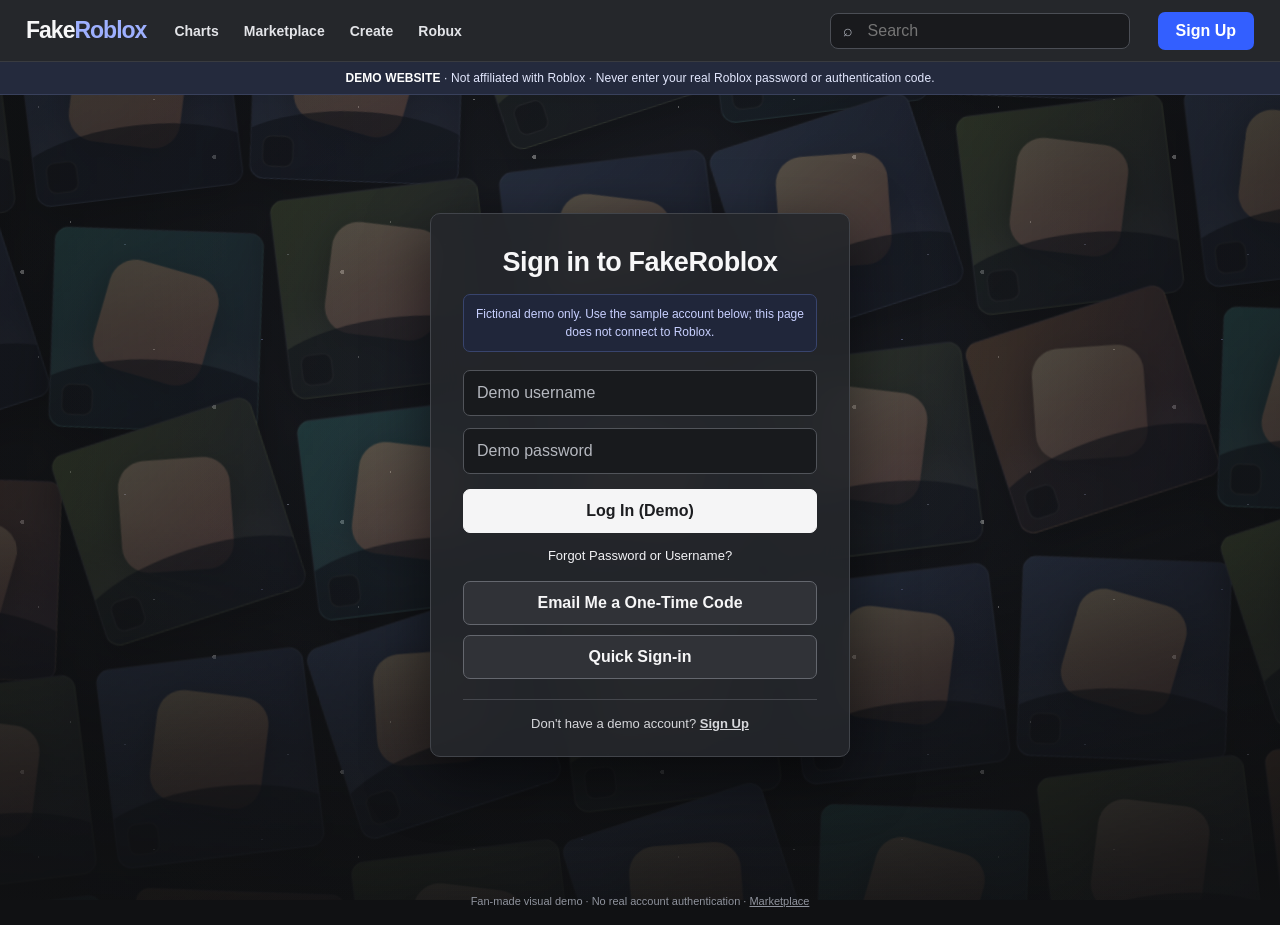
<file: index.html>
<!doctype html>
<html lang="en">
<head><meta charset="utf-8"><meta name="viewport" content="width=device-width,initial-scale=1"><meta name="theme-color" content="#101113"><title>Sign in demo | FakeRoblox</title><link rel="stylesheet" href="login.css"></head>
<body>
<header class="topbar"><a class="brand" href="index.html">Fake<span>Roblox</span></a><nav class="nav"><a href="index.html">Charts</a><a href="marketplace.html">Marketplace</a><a href="#" data-demo-message="Creation tools are not connected in this demo.">Create</a><a href="#" data-demo-message="Robux is not connected in this demo.">Robux</a></nav><form class="search" data-demo-search><span class="search-icon">⌕</span><input aria-label="Search" placeholder="Search"></form><button class="signup-top" onclick="location.href='signup.html'">Sign Up</button></header>
<div class="demo-banner"><strong>DEMO WEBSITE</strong> · Not affiliated with Roblox · Never enter your real Roblox password or authentication code.</div>
<div class="scene" aria-hidden="true"><div class="stars"></div><div class="game-wall"><div class="game-tile"><span class="tile-mark"></span></div><div class="game-tile"><span class="tile-mark"></span></div><div class="game-tile"><span class="tile-mark"></span></div><div class="game-tile"><span class="tile-mark"></span></div><div class="game-tile"><span class="tile-mark"></span></div><div class="game-tile"><span class="tile-mark"></span></div><div class="game-tile"><span class="tile-mark"></span></div><div class="game-tile"><span class="tile-mark"></span></div><div class="game-tile"><span class="tile-mark"></span></div><div class="game-tile"><span class="tile-mark"></span></div><div class="game-tile"><span class="tile-mark"></span></div><div class="game-tile"><span class="tile-mark"></span></div><div class="game-tile"><span class="tile-mark"></span></div><div class="game-tile"><span class="tile-mark"></span></div><div class="game-tile"><span class="tile-mark"></span></div><div class="game-tile"><span class="tile-mark"></span></div><div class="game-tile"><span class="tile-mark"></span></div><div class="game-tile"><span class="tile-mark"></span></div><div class="game-tile"><span class="tile-mark"></span></div><div class="game-tile"><span class="tile-mark"></span></div><div class="game-tile"><span class="tile-mark"></span></div><div class="game-tile"><span class="tile-mark"></span></div><div class="game-tile"><span class="tile-mark"></span></div><div class="game-tile"><span class="tile-mark"></span></div><div class="game-tile"><span class="tile-mark"></span></div><div class="game-tile"><span class="tile-mark"></span></div><div class="game-tile"><span class="tile-mark"></span></div><div class="game-tile"><span class="tile-mark"></span></div><div class="game-tile"><span class="tile-mark"></span></div><div class="game-tile"><span class="tile-mark"></span></div><div class="game-tile"><span class="tile-mark"></span></div><div class="game-tile"><span class="tile-mark"></span></div><div class="game-tile"><span class="tile-mark"></span></div><div class="game-tile"><span class="tile-mark"></span></div><div class="game-tile"><span class="tile-mark"></span></div></div><div class="vignette"></div></div>
<main class="content"><section class="login-panel"><h1>Sign in to FakeRoblox</h1><div class="demo-note">Fictional demo only. Use the sample account below; this page does not connect to Roblox.</div><form id="demoLogin" novalidate><input class="field" id="username" name="username" placeholder="Demo username" autocomplete="off" aria-label="Demo username"><input class="field" id="password" name="password" type="password" placeholder="Demo password" autocomplete="off" aria-label="Demo password"><div id="formMessage" class="message" role="status" aria-live="polite"></div><button class="primary" type="submit">Log In (Demo)</button></form><a class="text-link" href="recover.html">Forgot Password or Username?</a><button class="secondary" type="button" data-demo-message="One-time codes are not available in this demo. No code was requested or sent.">Email Me a One-Time Code</button><button class="secondary" type="button" data-demo-message="Quick Sign-in is not connected. This demo does not connect to Roblox accounts or devices.">Quick Sign-in</button><div class="separator"></div><p class="bottom-copy">Don't have a demo account? <a href="signup.html">Sign Up</a></p></section></main><footer class="legal">Fan-made visual demo · No real account authentication · <a href="marketplace.html">Marketplace</a></footer><script src="login.js"></script></body></html>
</file>
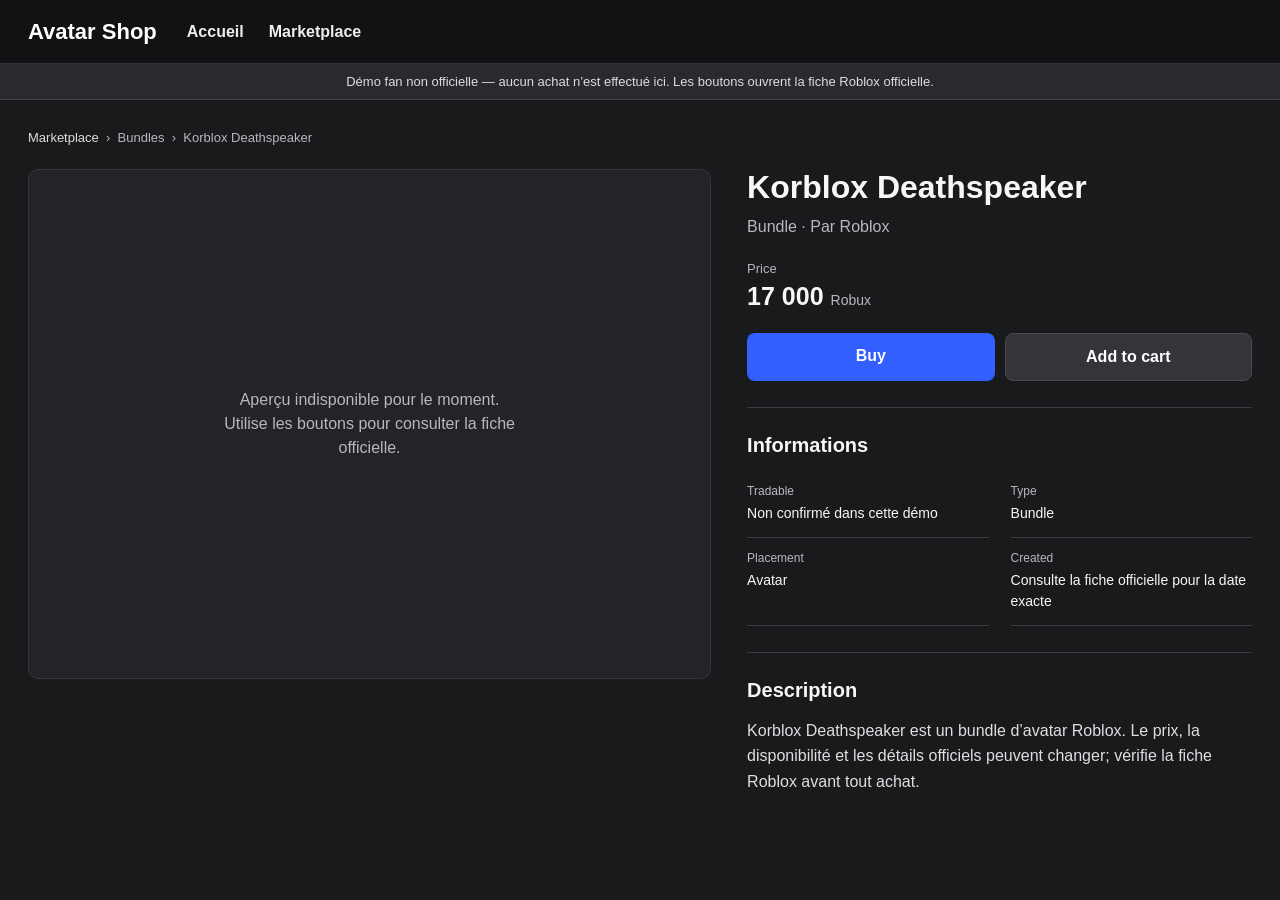
<file: bundles/192/Korblox-Deathspeaker/index.html>
<!doctype html>
<html lang="fr">
<head>
<meta charset="utf-8"><meta name="viewport" content="width=device-width,initial-scale=1">
<title>Korblox Deathspeaker — Avatar Shop Fan Demo</title>
<style>
:root{color-scheme:dark;--bg:#191a1c;--panel:#232427;--line:#393a3e;--text:#f7f7f8;--muted:#b7b8bd;--blue:#335fff}
*{box-sizing:border-box}body{margin:0;background:var(--bg);color:var(--text);font:16px Arial,Helvetica,sans-serif}
header{height:64px;background:#111214;border-bottom:1px solid #303135;display:flex;align-items:center;gap:30px;padding:0 28px;position:sticky;top:0;z-index:3}
.brand{font-size:22px;font-weight:900;color:white;text-decoration:none;white-space:nowrap}.nav{display:flex;gap:25px}.nav a{color:#eee;text-decoration:none;font-weight:700}
.notice{background:#292a2e;border-bottom:1px solid #424348;padding:10px 18px;text-align:center;color:#ddd;font-size:13px}
main{max-width:1280px;margin:auto;padding:30px 28px 55px}.crumb{color:var(--muted);font-size:13px;margin-bottom:24px}.crumb a{color:#ddd;text-decoration:none}
.product{display:grid;grid-template-columns:minmax(0,1.15fr) minmax(320px,.85fr);gap:36px;align-items:start}
.gallery{background:#232427;border:1px solid #343539;border-radius:10px;min-height:510px;display:flex;align-items:center;justify-content:center;padding:22px}
.gallery img{width:100%;max-height:560px;object-fit:contain}.gallery .fallback{color:var(--muted);text-align:center;max-width:340px;line-height:1.5}
h1{font-size:32px;line-height:1.15;margin:0 0 12px}.by{color:var(--muted);margin-bottom:25px}.label{font-size:13px;color:var(--muted);margin-bottom:6px}.price{font-size:25px;font-weight:800;margin-bottom:22px}
.actions{display:grid;grid-template-columns:1fr 1fr;gap:10px}.btn{display:block;text-align:center;padding:14px 12px;border-radius:8px;text-decoration:none;font-weight:800}.primary{background:#335fff;color:#fff}.secondary{background:#34353a;color:#fff;border:1px solid #494a50}
hr{border:0;border-top:1px solid var(--line);margin:26px 0}.section-title{font-size:20px;margin:0 0 14px}.desc{color:#dedee1;line-height:1.6}.facts{display:grid;grid-template-columns:1fr 1fr;gap:0 22px}.fact{padding:13px 0;border-bottom:1px solid var(--line)}.fact .k{font-size:12px;color:var(--muted);margin-bottom:5px}.fact .v{font-size:14px;line-height:1.5}
@media(max-width:760px){header{height:auto;flex-wrap:wrap;padding:15px;gap:14px}.nav{gap:15px;flex-wrap:wrap}main{padding:22px 14px}.product{grid-template-columns:1fr;gap:22px}.gallery{min-height:300px}h1{font-size:27px}.actions{grid-template-columns:1fr}}
</style>
</head>
<body>
<header><a class="brand" href="../../../">Avatar Shop</a><nav class="nav"><a href="../../../">Accueil</a><a href="../../../marketplace.html">Marketplace</a></nav></header>
<div class="notice">Démo fan non officielle — aucun achat n’est effectué ici. Les boutons ouvrent la fiche Roblox officielle.</div>
<main>
<div class="crumb"><a href="../../../marketplace.html">Marketplace</a> &nbsp;›&nbsp; Bundles &nbsp;›&nbsp; Korblox Deathspeaker</div>
<section class="product">
<div class="gallery" id="gallery"><div class="fallback">Chargement de l’aperçu 3D du bundle…</div></div>
<div class="details">
<h1>Korblox Deathspeaker</h1>
<div class="by">Bundle · Par Roblox</div>
<div class="label">Price</div>
<div class="price">17 000 <span style="font-size:14px;font-weight:500;color:var(--muted)">Robux</span></div>
<div class="actions">
<a class="btn primary" href="https://www.roblox.com/bundles/192/Korblox-Deathspeaker" target="_blank" rel="noopener noreferrer">Buy</a>
<a class="btn secondary" href="https://www.roblox.com/bundles/192/Korblox-Deathspeaker" target="_blank" rel="noopener noreferrer">Add to cart</a>
</div>
<hr>
<h2 class="section-title">Informations</h2>
<div class="facts">
<div class="fact"><div class="k">Tradable</div><div class="v">Non confirmé dans cette démo</div></div>
<div class="fact"><div class="k">Type</div><div class="v">Bundle</div></div>
<div class="fact"><div class="k">Placement</div><div class="v">Avatar</div></div>
<div class="fact"><div class="k">Created</div><div class="v">Consulte la fiche officielle pour la date exacte</div></div>
</div>
<hr>
<h2 class="section-title">Description</h2>
<p class="desc">Korblox Deathspeaker est un bundle d’avatar Roblox. Le prix, la disponibilité et les détails officiels peuvent changer; vérifie la fiche Roblox avant tout achat.</p>
</div>
</section>
</main>
<script>
(function(){
var box=document.getElementById('gallery');
fetch('https://thumbnails.roblox.com/v1/bundles/thumbnails?bundleIds=192&size=720x720&format=Png&isCircular=false')
.then(function(r){if(!r.ok)throw Error();return r.json()})
.then(function(j){var x=(j.data||[]).find(function(i){return i.targetId===192})||(j.data||[])[0];if(!x||!x.imageUrl)throw Error();var im=document.createElement('img');im.src=x.imageUrl;im.alt='Aperçu du bundle Korblox Deathspeaker';box.textContent='';box.appendChild(im)})
.catch(function(){box.innerHTML='<div class="fallback">Aperçu indisponible pour le moment.<br>Utilise les boutons pour consulter la fiche officielle.</div>'});
})();
</script>
</body></html>
</file>
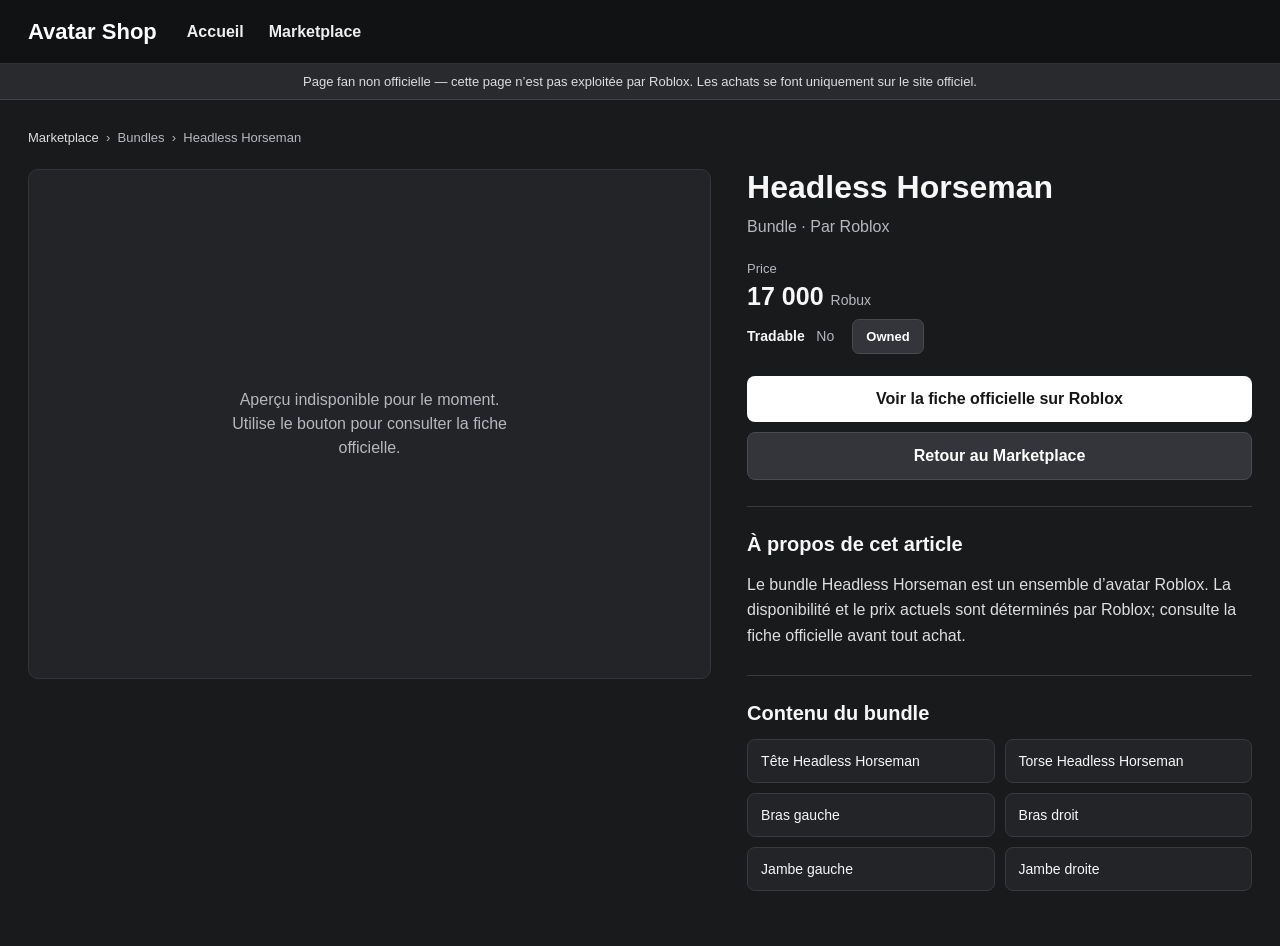
<file: bundles/201/Headless-Horseman/index.html>
<!doctype html>
<html lang="fr">
<head>
<meta charset="utf-8"><meta name="viewport" content="width=device-width,initial-scale=1">
<title>Headless Horseman — fiche fan</title>
<style>
:root{color-scheme:dark;--bg:#191a1c;--panel:#232427;--line:#393a3e;--text:#f7f7f8;--muted:#b7b8bd;--blue:#335fff}
*{box-sizing:border-box}body{margin:0;background:var(--bg);color:var(--text);font:16px Arial,Helvetica,sans-serif}
header{height:64px;background:#111214;border-bottom:1px solid #303135;display:flex;align-items:center;gap:30px;padding:0 28px;position:sticky;top:0;z-index:3}
.brand{font-size:22px;font-weight:900;color:white;text-decoration:none;white-space:nowrap}.nav{display:flex;gap:25px}.nav a{color:#eee;text-decoration:none;font-weight:700}
.notice{background:#292a2e;border-bottom:1px solid #424348;padding:10px 18px;text-align:center;color:#ddd;font-size:13px}
main{max-width:1280px;margin:auto;padding:30px 28px 55px}.crumb{color:var(--muted);font-size:13px;margin-bottom:24px}.crumb a{color:#ddd;text-decoration:none}
.product{display:grid;grid-template-columns:minmax(0,1.15fr) minmax(320px,.85fr);gap:36px;align-items:start}
.gallery{background:#232427;border:1px solid #343539;border-radius:10px;min-height:510px;display:flex;align-items:center;justify-content:center;padding:22px}
.gallery img{width:100%;max-height:560px;object-fit:contain}.gallery .fallback{color:var(--muted);text-align:center;max-width:340px;line-height:1.5}
h1{font-size:32px;line-height:1.15;margin:0 0 12px}.by{color:var(--muted);margin-bottom:25px}.label{font-size:13px;color:var(--muted);margin-bottom:6px}.price{font-size:25px;font-weight:800;margin-bottom:8px}.item-meta{display:flex;align-items:center;gap:18px;flex-wrap:wrap;margin:0 0 22px;color:var(--muted);font-size:14px}.item-meta strong{color:var(--text);font-weight:700}.owned{display:inline-flex;align-items:center;justify-content:center;border:1px solid #494a50;background:#34353a;color:#fff;border-radius:7px;padding:9px 13px;font-weight:700;font-size:13px}
.btn{display:block;text-align:center;padding:14px 18px;border-radius:8px;text-decoration:none;font-weight:800;margin:10px 0}.primary{background:#fff;color:#171719}.secondary{background:#34353a;color:#fff;border:1px solid #494a50}
hr{border:0;border-top:1px solid var(--line);margin:26px 0}.section-title{font-size:20px;margin:0 0 14px}.desc{color:#dedee1;line-height:1.6}.included{display:grid;grid-template-columns:repeat(2,minmax(0,1fr));gap:10px}.part{background:var(--panel);border:1px solid var(--line);border-radius:8px;padding:13px;font-size:14px}
@media(max-width:760px){header{height:auto;flex-wrap:wrap;padding:15px;gap:14px}.nav{gap:15px;flex-wrap:wrap}main{padding:22px 14px}.product{grid-template-columns:1fr;gap:22px}.gallery{min-height:300px}h1{font-size:27px}}
</style>
</head>
<body>
<header><a class="brand" href="../../../">Avatar Shop</a><nav class="nav"><a href="../../../">Accueil</a><a href="../../../marketplace.html">Marketplace</a></nav></header>
<div class="notice">Page fan non officielle — cette page n’est pas exploitée par Roblox. Les achats se font uniquement sur le site officiel.</div>
<main>
<div class="crumb"><a href="../../../marketplace.html">Marketplace</a> &nbsp;›&nbsp; Bundles &nbsp;›&nbsp; Headless Horseman</div>
<section class="product">
<div class="gallery" id="gallery"><div class="fallback">Chargement de l’aperçu du bundle…</div></div>
<div class="details">
<h1>Headless Horseman</h1>
<div class="by">Bundle · Par Roblox</div>
<div class="label">Price</div>
<div class="price">17 000 <span style="font-size:14px;font-weight:500;color:var(--muted)">Robux</span></div>
<div class="item-meta"><span><strong>Tradable</strong> &nbsp; No</span><span class="owned">Owned</span></div>
<a class="btn primary" href="https://www.roblox.com/bundles/201/Headless-Horseman" target="_blank" rel="noopener noreferrer">Voir la fiche officielle sur Roblox</a>
<a class="btn secondary" href="../../../marketplace.html">Retour au Marketplace</a>
<hr>
<h2 class="section-title">À propos de cet article</h2>
<p class="desc">Le bundle Headless Horseman est un ensemble d’avatar Roblox. La disponibilité et le prix actuels sont déterminés par Roblox; consulte la fiche officielle avant tout achat.</p>
<hr>
<h2 class="section-title">Contenu du bundle</h2>
<div class="included"><div class="part">Tête Headless Horseman</div><div class="part">Torse Headless Horseman</div><div class="part">Bras gauche</div><div class="part">Bras droit</div><div class="part">Jambe gauche</div><div class="part">Jambe droite</div></div>
</div>
</section>
</main>
<script>
(function(){
var box=document.getElementById('gallery');
fetch('https://thumbnails.roblox.com/v1/bundles/thumbnails?bundleIds=201&size=720x720&format=Png&isCircular=false')
.then(function(r){if(!r.ok)throw Error();return r.json()})
.then(function(j){var x=(j.data||[]).find(function(i){return i.targetId===201})||(j.data||[])[0];if(!x||!x.imageUrl)throw Error();var im=document.createElement('img');im.src=x.imageUrl;im.alt='Aperçu du bundle Headless Horseman';box.textContent='';box.appendChild(im)})
.catch(function(){box.innerHTML='<div class="fallback">Aperçu indisponible pour le moment.<br>Utilise le bouton pour consulter la fiche officielle.</div>'});
})();
</script>
</body></html>
</file>
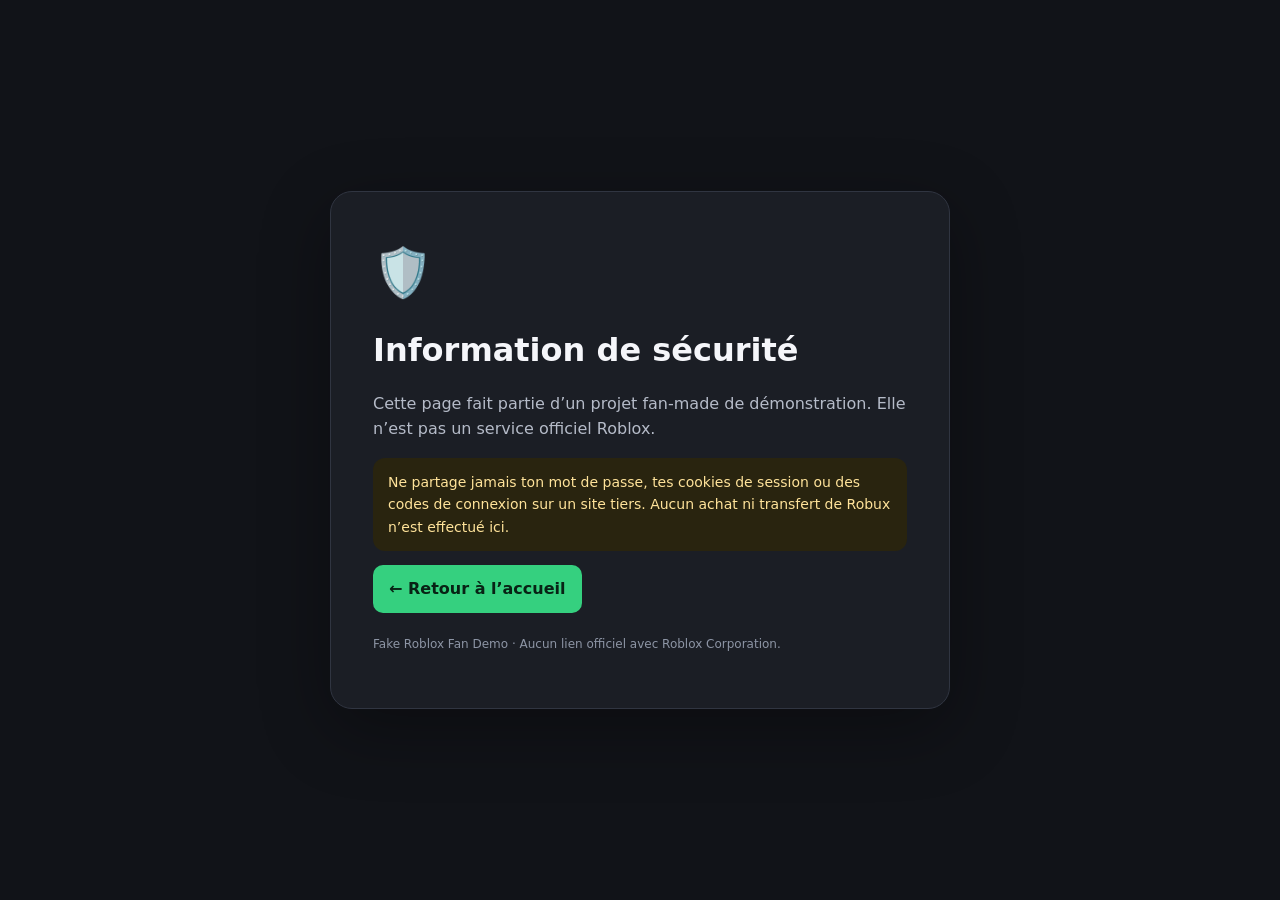
<file: block.html>
<!doctype html>
<html lang="fr"><head><meta charset="utf-8"><meta name="viewport" content="width=device-width,initial-scale=1"><meta name="theme-color" content="#111318"><title>Information — Fake Roblox Fan Demo</title>
<style>*{box-sizing:border-box}body{margin:0;min-height:100vh;display:grid;place-items:center;padding:20px;background:#111318;color:#f5f6fa;font:16px/1.6 system-ui,-apple-system,"Segoe UI",sans-serif}.card{width:min(100%,620px);background:#1b1e25;border:1px solid #303541;border-radius:22px;padding:clamp(24px,5vw,42px);box-shadow:0 20px 70px #0005}.icon{font-size:48px}h1{line-height:1.15}p{color:#b5bbc8}.note{background:#29240f;color:#ffe39a;padding:13px 15px;border-radius:12px;font-size:14px}.btn{display:inline-block;margin-top:14px;background:#35d07f;color:#082215;padding:11px 16px;border-radius:10px;font-weight:800;text-decoration:none}.small{font-size:12px;color:#8d95a5;margin-top:22px}</style></head><body><main class="card"><div class="icon" aria-hidden="true">🛡️</div><h1>Information de sécurité</h1><p>Cette page fait partie d’un projet fan-made de démonstration. Elle n’est pas un service officiel Roblox.</p><div class="note">Ne partage jamais ton mot de passe, tes cookies de session ou des codes de connexion sur un site tiers. Aucun achat ni transfert de Robux n’est effectué ici.</div><a class="btn" href="./">← Retour à l’accueil</a><p class="small">Fake Roblox Fan Demo · Aucun lien officiel avec Roblox Corporation.</p></main></body></html>
</file>
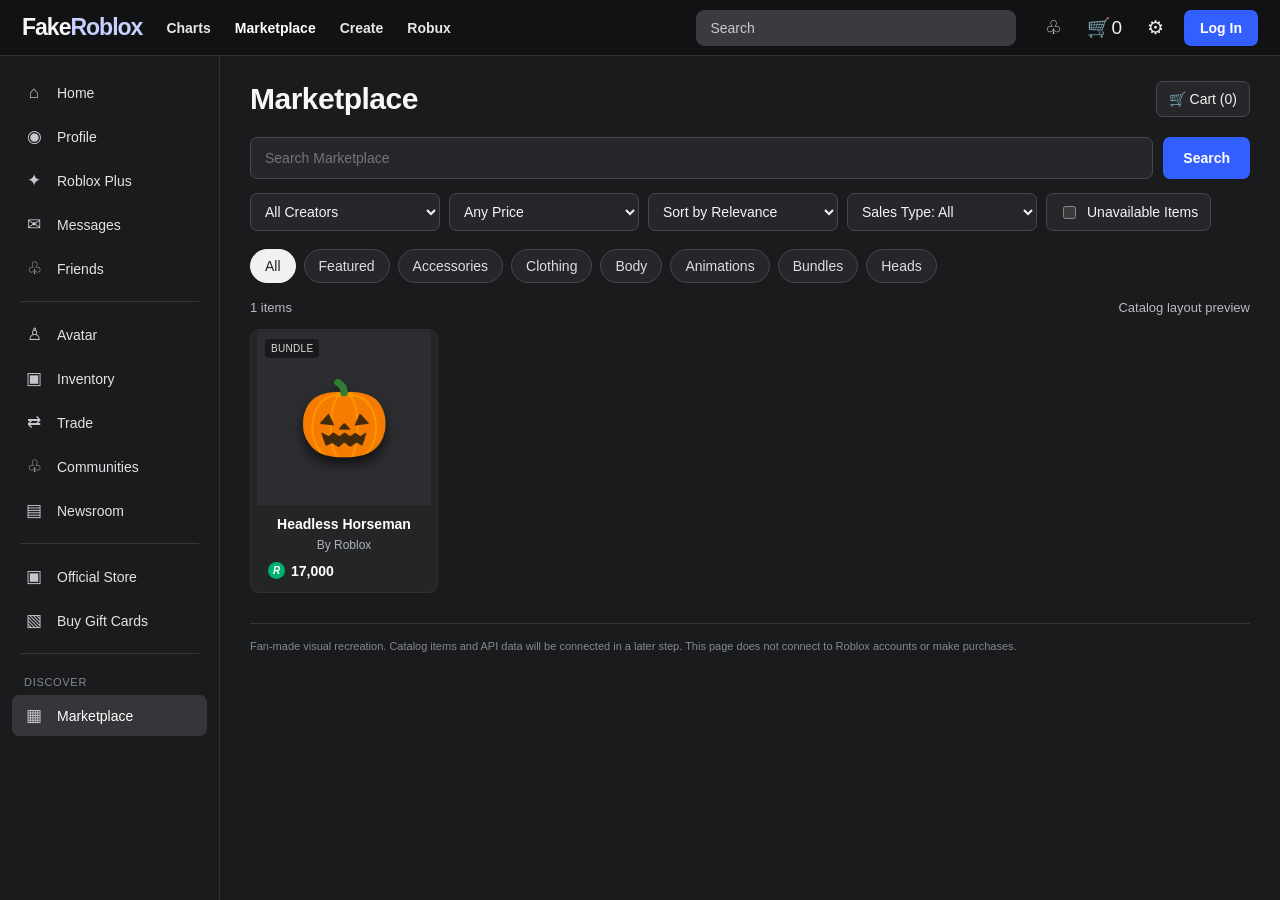
<file: marketplace.html>
<!doctype html>
<html lang="en">
<head>
<meta charset="utf-8"><meta name="viewport" content="width=device-width,initial-scale=1">
<meta name="theme-color" content="#191b1d">
<title>Marketplace | FakeRoblox</title>
<style>
:root{color-scheme:dark;--bg:#191b1d;--bar:#111214;--panel:#232527;--panel2:#2b2d30;--line:#3b3d40;--text:#f7f7f8;--muted:#bdbfc2;--blue:#335fff;--green:#00b06f}
*{box-sizing:border-box}html,body{margin:0;min-height:100%;background:var(--bg);color:var(--text);font:14px Arial,Helvetica,sans-serif}body{min-height:100vh}a{color:inherit;text-decoration:none}button,input,select{font:inherit}button{cursor:pointer}
.top{height:56px;background:var(--bar);border-bottom:1px solid #303236;display:flex;align-items:center;gap:24px;padding:0 22px;position:sticky;top:0;z-index:20}
.brand{font-size:23px;font-weight:900;letter-spacing:-1px;white-space:nowrap}.brand span{color:#c7d0ff}.nav{display:flex;align-items:center;gap:24px;font-weight:600;white-space:nowrap}.nav a{color:#e6e6e7}.nav a:hover,.nav a.active{color:#fff}.global-search{margin-left:auto;width:min(320px,27vw);position:relative}.global-search{position:relative}.global-search input{height:36px;width:100%;border:1px solid #393b3e;border-radius:8px;background:#393b3e;color:#fff;padding:0 13px;outline:none}.global-search input::placeholder{color:#c7c8ca}.search-tabs{display:none;position:absolute;top:42px;left:0;width:min(440px,90vw);background:#25272a;border:1px solid #45474a;border-radius:8px;padding:7px;box-shadow:0 8px 24px #0008;z-index:35;white-space:normal}.search-tabs.open{display:block}.search-tabs .tab-title{font-size:12px;color:#aeb1b6;padding:7px 9px 9px}.search-tabs .tab-list{display:flex;flex-direction:column;gap:2px}.search-tabs button{display:block;width:100%;text-align:left;border:0;border-radius:5px;background:transparent;color:#f7f7f8;padding:9px 10px}.search-tabs button:hover,.search-tabs button.active{background:#393b3e}.search-tabs button span{color:#bdbfc2;margin-left:6px;font-size:12px}.global-search input:focus,.filter input:focus{border-color:#8496ff}.top-actions{display:flex;align-items:center;gap:15px;color:#eee;white-space:nowrap}.top-icon{border:0;background:transparent;color:#eee;font-size:19px;padding:5px}.login{border:0;border-radius:7px;background:var(--blue);color:#fff;padding:10px 16px;font-weight:700}
.shell{display:grid;grid-template-columns:220px minmax(0,1fr);min-height:calc(100vh - 56px)}.sidebar{border-right:1px solid #303236;padding:17px 12px 24px;background:var(--bg)}.side-link{display:flex;align-items:center;gap:13px;padding:10px 12px;border-radius:7px;color:#e2e3e5;margin-bottom:3px;font-size:14px}.side-link .ico{width:20px;text-align:center;font-size:17px;color:#c5c7ca}.side-link:hover,.side-link.active{background:#343639;color:#fff}.side-divider{height:1px;background:#343639;margin:12px 8px}.sidebar-label{font-size:11px;text-transform:uppercase;letter-spacing:.7px;color:#85898f;padding:10px 12px 7px}
main{min-width:0;padding:25px 30px 60px;max-width:1600px;width:100%;margin:0 auto}.page-head{display:flex;align-items:center;justify-content:space-between;gap:16px;margin-bottom:20px}h1{font-size:30px;letter-spacing:-.5px;margin:0;font-weight:750}.head-actions{display:flex;gap:9px;align-items:center}.round-btn{height:36px;padding:0 12px;border:1px solid #484a4e;background:#25272a;color:#f2f2f2;border-radius:7px}
.catalog-search{display:flex;gap:10px;margin-bottom:14px}.catalog-search input{height:42px;flex:1;min-width:100px;border:1px solid #47494d;border-radius:7px;background:#25272a;color:#fff;padding:0 14px;outline:none}.search-btn{background:#335fff;border:0;color:#fff;border-radius:7px;padding:0 20px;font-weight:700}
.filters{display:flex;align-items:center;gap:9px;flex-wrap:wrap;margin-bottom:17px}.filter{height:38px;min-width:130px;max-width:190px;flex:1;border:1px solid #45474a;border-radius:7px;background:#25272a;color:#f4f4f5;padding:0 10px;outline:none}.filter option{background:#25272a}.filter.check{flex:0 0 auto;display:flex;align-items:center;gap:8px;padding:0 12px;min-width:unset}.filter.check input{accent-color:#335fff}
.chips{display:flex;gap:8px;overflow-x:auto;padding:1px 0 14px;margin-bottom:5px;scrollbar-width:thin}.chip{border:1px solid #44464a;border-radius:18px;background:#25272a;color:#ddd;padding:8px 14px;white-space:nowrap}.chip:hover,.chip.active{background:#f1f1f1;color:#222;border-color:#f1f1f1}
.result-row{display:flex;align-items:center;justify-content:space-between;color:#b9bbc0;font-size:13px;margin:3px 0 14px}.grid{display:grid;grid-template-columns:repeat(5,minmax(0,1fr));gap:15px}.card{min-width:0;cursor:pointer;border-radius:9px;overflow:hidden;background:#232527;border:1px solid #2e3033;transition:transform .14s,border-color .14s}.card:hover{transform:translateY(-2px);border-color:#5c5f65}.thumb{height:auto;aspect-ratio:1/1;background:#2b2d30;display:flex;align-items:center;justify-content:center;position:relative;overflow:hidden}.thumb img{width:100%;height:100%;object-fit:cover}.emoji{font-size:74px;filter:drop-shadow(0 7px 6px #111)}.item-label{position:absolute;left:8px;top:8px;border-radius:4px;background:#161719d9;color:#ddd;padding:4px 6px;font-size:10px;text-transform:uppercase;letter-spacing:.3px}.card-info{padding:10px 11px 12px}.item-name{font-size:14px;font-weight:700;line-height:1.3;white-space:nowrap;overflow:hidden;text-overflow:ellipsis;margin-bottom:5px}.creator{font-size:12px;color:#aeb1b6;white-space:nowrap;overflow:hidden;text-overflow:ellipsis;margin-bottom:10px}.price-line{display:flex;align-items:center;gap:6px;font-weight:750}.robux{width:17px;height:17px;display:inline-flex;align-items:center;justify-content:center;border-radius:50%;background:#00b06f;color:white;font-size:10px;font-weight:900;font-style:italic}.empty{padding:60px 15px;text-align:center;color:#bfc1c4;grid-column:1/-1}.empty h2{color:#fff;font-size:20px}.disclaimer{font-size:11px;color:#85898f;margin-top:30px;border-top:1px solid #333538;padding-top:16px}
.error-state{position:fixed;inset:0;z-index:50;background:#fff;color:#333;display:none;align-items:center;justify-content:center;font:16px Arial,sans-serif;text-align:center;padding:24px}.error-state.visible{display:flex}.error-inner{max-width:460px}.error-inner h2{font-size:21px;font-weight:500;margin:0 0 12px}.error-inner p{color:#666;line-height:1.5}
.modal-backdrop{position:fixed;inset:0;background:#000b;z-index:40;display:none;align-items:center;justify-content:center;padding:20px}.modal-backdrop.open{display:flex}.modal{background:#232527;border:1px solid #414348;border-radius:12px;width:min(760px,100%);max-height:90vh;overflow:auto;display:grid;grid-template-columns:1fr 1fr;gap:22px;padding:22px;position:relative}.modal-image{aspect-ratio:1;background:#2b2d30;border-radius:8px;display:flex;align-items:center;justify-content:center;overflow:hidden}.modal-image img{width:100%;height:100%;object-fit:contain}.modal-image .emoji{font-size:110px}.modal h2{font-size:25px;margin:8px 0}.modal .description{color:#c2c4c8;line-height:1.6;margin:16px 0}.modal-close{position:absolute;right:12px;top:10px;border:0;background:transparent;color:#eee;font-size:26px}.modal-price{font-size:24px;font-weight:800;display:flex;align-items:center;gap:8px;margin:22px 0}.modal-actions{display:flex;gap:9px}.primary,.secondary{flex:1;min-height:42px;border-radius:7px;font-weight:700}.primary{border:0;background:#335fff;color:white}.secondary{border:1px solid #5a5d61;background:#343639;color:#fff}.toast{position:fixed;z-index:60;bottom:20px;left:50%;transform:translateX(-50%);background:#292b2e;border:1px solid #55585d;color:white;border-radius:8px;padding:12px 17px;display:none;max-width:90vw}.toast.show{display:block}
@media(max-width:1200px){.grid{grid-template-columns:repeat(4,minmax(0,1fr))}.shell{grid-template-columns:200px minmax(0,1fr)}main{padding:24px 22px}.nav{gap:15px}.top{gap:18px}}
@media(max-width:900px){.grid{grid-template-columns:repeat(3,minmax(0,1fr))}.shell{grid-template-columns:66px minmax(0,1fr)}.sidebar{padding:14px 7px}.side-link{justify-content:center;padding:11px 5px}.side-link .label,.sidebar-label,.side-divider{display:none}.side-link .ico{font-size:20px}.nav{display:none}.global-search{width:auto;flex:1}.top-actions{gap:7px}}
@media(max-width:600px){.top{height:auto;min-height:56px;padding:10px 12px;gap:12px;flex-wrap:wrap}.brand{font-size:21px}.global-search{order:3;flex-basis:100%;width:100%}.top-actions{margin-left:auto}.top-actions .top-icon:nth-child(2){display:none}.shell{grid-template-columns:1fr}.sidebar{display:flex;gap:4px;overflow-x:auto;border-right:0;border-bottom:1px solid #303236;padding:8px}.side-link{flex:0 0 auto;margin:0;padding:8px 10px}.side-link .label{display:inline;font-size:12px}.side-link .ico{font-size:16px;width:auto}main{padding:20px 12px 40px}.page-head{align-items:flex-start}h1{font-size:27px}.head-actions .round-btn{font-size:12px;padding:0 8px}.filters{gap:7px}.filter{min-width:calc(50% - 5px);max-width:none}.filter.check{min-width:unset}.grid{grid-template-columns:repeat(2,minmax(0,1fr));gap:10px}.thumb{aspect-ratio:1}.emoji{font-size:62px}.card-info{padding:9px}.item-name{font-size:13px}.modal{grid-template-columns:1fr;gap:15px;padding:16px}.modal-image{max-height:260px}.modal h2{font-size:22px}.modal-close{background:#232527;border-radius:50%;z-index:1}}


/* Catalog styling tuned to the Roblox desktop Marketplace, especially when embedded on home. */
body.embed-mode .page-head{margin:0 0 18px;justify-content:flex-start}
body.embed-mode h1{font-size:24px;font-weight:700;letter-spacing:0;margin:0}
body.embed-mode .head-actions{display:none}
body.embed-mode .catalog-search{gap:8px;margin-bottom:14px}
body.embed-mode .catalog-search input{height:40px;border-radius:8px;background:#393b3e;border:1px solid #393b3e;padding:0 14px}
body.embed-mode .search-btn{width:42px;min-width:42px;padding:0;font-size:0;background:#393b3e;border:1px solid #505257;position:relative}
body.embed-mode .search-btn:after{content:"⌕";font-size:25px;line-height:1;position:absolute;inset:4px 0 0}
body.embed-mode .filters{gap:8px;margin-bottom:14px}
body.embed-mode .filter{height:36px;min-width:125px;border-radius:8px;background:#393b3e;border-color:#393b3e;color:#f7f7f8}
body.embed-mode .filter.check{background:transparent;border-color:transparent;padding-left:2px}
body.embed-mode .chips{gap:8px;padding:2px 0 13px;margin-bottom:3px}
body.embed-mode .chip{background:#393b3e;border-color:#393b3e;border-radius:18px;padding:8px 13px;color:#f7f7f8;font-weight:600}
body.embed-mode .chip.active{background:#f7f7f8;border-color:#f7f7f8;color:#191b1d}
body.embed-mode .result-row{margin:2px 0 12px;color:#bdbfc2}
body.embed-mode .result-row span:last-child{display:none}
body.embed-mode .grid{grid-template-columns:repeat(6,minmax(0,1fr));gap:18px 14px}
body.embed-mode .card{border:0;border-radius:0;background:transparent;box-shadow:none;text-align:left}
body.embed-mode .card:hover{transform:none;border-color:transparent}
body.embed-mode .thumb{border-radius:8px;background:#393b3e;aspect-ratio:1/1}
body.embed-mode .thumb img{object-fit:contain;padding:0}
body.embed-mode .emoji{font-size:clamp(42px,5vw,68px)}
body.embed-mode .item-label{display:none}
body.embed-mode .card-info{padding:9px 2px 3px}
body.embed-mode .item-name{font-size:14px;font-weight:600;margin-bottom:4px;color:#f7f7f8}
body.embed-mode .creator{font-size:12px;margin-bottom:6px;color:#bdbfc2}
body.embed-mode .price-line{font-size:14px;font-weight:600;gap:6px;color:#f7f7f8}
body.embed-mode .robux{width:16px;height:16px;font-size:9px;flex-shrink:0}
body.embed-mode .disclaimer{display:none}
@media(max-width:1250px){body.embed-mode .grid{grid-template-columns:repeat(5,minmax(0,1fr))}}
@media(max-width:1000px){body.embed-mode .grid{grid-template-columns:repeat(4,minmax(0,1fr))}}
@media(max-width:700px){body.embed-mode .grid{grid-template-columns:repeat(3,minmax(0,1fr))}body.embed-mode main{padding:16px 12px 30px}}
@media(max-width:480px){body.embed-mode .grid{grid-template-columns:repeat(2,minmax(0,1fr))}body.embed-mode .filter{min-width:calc(50% - 8px);max-width:none}body.embed-mode .filter.check{min-width:unset}}

/* Embedded mode: show only the catalog inside the existing homepage shell. */
body.embed-mode .top,body.embed-mode .sidebar{display:none!important}
body.embed-mode .shell{display:block;min-height:0}
body.embed-mode main{max-width:none;width:100%;padding:20px 22px 40px}
body.embed-mode .disclaimer{margin-top:20px}
@media(max-width:600px){body.embed-mode main{padding:16px 10px 30px}}
</style>
<style>
/* Catalog-first layout: neutral item placeholders until public catalog data is connected. */
.skeleton-card{cursor:default;transform:none!important;border-color:#303236}
.skeleton-thumb{background:linear-gradient(110deg,#292b2e 8%,#343639 18%,#292b2e 33%);background-size:200% 100%;animation:catalog-shimmer 1.7s linear infinite}
.skeleton-line{height:10px;width:64%;margin:9px 0;border-radius:5px;background:#383a3e}
.skeleton-line.wide{height:12px;width:88%;margin-top:2px}
.skeleton-line.short{width:35%}
.skeleton-card .card-info{min-height:85px}
@keyframes catalog-shimmer{to{background-position-x:-200%}}
.chips{padding-bottom:12px}
@media(max-width:1100px){.grid{grid-template-columns:repeat(4,minmax(0,1fr))}}
@media(max-width:850px){.shell{grid-template-columns:190px minmax(0,1fr)}main{padding:22px 18px}.grid{grid-template-columns:repeat(3,minmax(0,1fr))}}
@media(max-width:620px){.top{padding:0 12px;gap:12px}.nav{display:none}.global-search{width:auto;flex:1}.top-actions{gap:5px}.sidebar{display:none}.shell{display:block}main{padding:18px 12px}.grid{grid-template-columns:repeat(2,minmax(0,1fr));gap:10px}.filters{gap:7px}.filter{min-width:calc(50% - 7px)}h1{font-size:25px}}
</style>
</head>
<body>
<header class="top">
<a class="brand" href="index.html" aria-label="FakeRoblox home">Fake<span>Roblox</span></a>
<nav class="nav" aria-label="Main navigation"><a href="index.html">Charts</a><a class="active" href="marketplace.html">Marketplace</a><a href="#" data-action="create">Create</a><a href="#" data-action="robux">Robux</a></nav>
<form class="global-search" id="globalForm"><input id="globalInput" placeholder="Search" aria-label="Search" autocomplete="off"><div class="search-tabs" id="searchTabs"><div class="tab-title">Search in</div><div class="tab-list"><button type="button" data-search-tab="Experiences">In Experiences</button><button type="button" data-search-tab="People">In People</button><button type="button" data-search-tab="Marketplace" class="active">In Marketplace</button><button type="button" data-search-tab="Communities">In Communities</button><button type="button" data-search-tab="Creator Store">In Creator Store</button></div></div></form>
<div class="top-actions"><button class="top-icon" aria-label="Notifications" data-action="notifications">♧</button><button class="top-icon" aria-label="Shopping cart" id="cartButton">🛒<span id="cartCount">0</span></button><button class="top-icon" aria-label="Settings" data-action="settings">⚙</button><button class="login" id="loginButton">Log In</button></div>
</header>
<div class="shell">
<aside class="sidebar" aria-label="Sidebar">
<a class="side-link" href="index.html"><span class="ico">⌂</span><span class="label">Home</span></a>
<a class="side-link" href="#" data-action="profile"><span class="ico">◉</span><span class="label">Profile</span></a>
<a class="side-link" href="#" data-action="plus"><span class="ico">✦</span><span class="label">Roblox Plus</span></a>
<a class="side-link" href="#" data-action="messages"><span class="ico">✉</span><span class="label">Messages</span></a>
<a class="side-link" href="#" data-action="friends"><span class="ico">♧</span><span class="label">Friends</span></a>
<div class="side-divider"></div>
<a class="side-link" href="marketplace.html"><span class="ico">♙</span><span class="label">Avatar</span></a>
<a class="side-link" href="#" data-action="inventory"><span class="ico">▣</span><span class="label">Inventory</span></a>
<a class="side-link" href="#" data-action="trade"><span class="ico">⇄</span><span class="label">Trade</span></a>
<a class="side-link" href="#" data-action="communities"><span class="ico">♧</span><span class="label">Communities</span></a>
<a class="side-link" href="#" data-action="news"><span class="ico">▤</span><span class="label">Newsroom</span></a>
<div class="side-divider"></div>
<a class="side-link" href="#" data-action="store"><span class="ico">▣</span><span class="label">Official Store</span></a>
<a class="side-link" href="#" data-action="giftcards"><span class="ico">▧</span><span class="label">Buy Gift Cards</span></a>
<div class="side-divider"></div><div class="sidebar-label">Discover</div>
<a class="side-link active" href="marketplace.html"><span class="ico">▦</span><span class="label">Marketplace</span></a>
</aside>
<main>
<div class="page-head"><h1>Marketplace</h1><div class="head-actions"><button class="round-btn" id="cartTop">🛒 Cart (<span id="cartCount2">0</span>)</button></div></div>
<form class="catalog-search" id="catalogForm"><input id="catalogInput" placeholder="Search Marketplace" aria-label="Search Marketplace"><button class="search-btn" type="submit">Search</button></form>
<div class="filters">
<select class="filter" id="creatorFilter" aria-label="Creator"><option value="all">All Creators</option><option value="Roblox">Roblox</option><option value="Demo Studio">Demo Studio</option><option value="Avatar Lab">Avatar Lab</option></select>
<select class="filter" id="priceFilter" aria-label="Price"><option value="all">Any Price</option><option value="free">Free</option><option value="paid">Paid</option><option value="under100">Under 100</option><option value="under1000">Under 1,000</option></select>
<select class="filter" id="sortFilter" aria-label="Sort by"><option value="relevance">Sort by Relevance</option><option value="low">Price: Low to High</option><option value="high">Price: High to Low</option><option value="name">Name: A to Z</option></select>
<select class="filter" id="salesFilter" aria-label="Sales type"><option value="all">Sales Type: All</option><option value="on-sale">On Sale</option><option value="off-sale">Off Sale</option></select>
<label class="filter check"><input id="unavailableFilter" type="checkbox"> Unavailable Items</label>
</div>
<div class="chips" id="categories"><button class="chip active" data-category="All">All</button><button class="chip" data-category="Featured">Featured</button><button class="chip" data-category="Accessories">Accessories</button><button class="chip" data-category="Clothing">Clothing</button><button class="chip" data-category="Body">Body</button><button class="chip" data-category="Animations">Animations</button><button class="chip" data-category="Bundles">Bundles</button><button class="chip" data-category="Heads">Heads</button></div>
<div class="result-row"><span id="resultCount">Marketplace</span><span>Catalog layout preview</span></div>
<div class="grid" id="itemGrid" aria-live="polite"></div>
<div class="disclaimer">Fan-made visual recreation. Catalog items and API data will be connected in a later step. This page does not connect to Roblox accounts or make purchases.</div>
</main>
</div>
<div class="modal-backdrop" id="modalBackdrop" role="dialog" aria-modal="true" aria-labelledby="modalTitle"><section class="modal"><button class="modal-close" id="modalClose" aria-label="Close">×</button><div class="modal-image" id="modalImage"></div><div><div class="item-label" style="position:static;display:inline-block" id="modalType">ITEM</div><h2 id="modalTitle">Item</h2><div class="creator" id="modalCreator"></div><div class="description" id="modalDescription"></div><div class="modal-price"><span class="robux">R</span><span id="modalPrice"></span></div><div class="modal-actions"><button class="primary" id="modalBuy">Buy</button><button class="secondary" id="modalCart">Add to Cart</button></div><p style="font-size:11px;color:#92969c;line-height:1.5">Demo only — no real purchase or account connection.</p></div></section></div>
<div class="error-state" id="errorState"><div class="error-inner"><h2>Catalog temporarily unavailable.</h2><p>Please try again later.</p><button class="round-btn" id="retryButton">Try Again</button></div></div>
<div class="toast" id="toast" role="status"></div>
<script>
if(new URLSearchParams(window.location.search).get("embed")==="1")document.body.classList.add("embed-mode");
const items=[{id:"bundle-201",name:"Headless Horseman",creator:"Roblox",category:"Bundles",price:17000,emoji:"🎃",label:"Bundle",description:"Headless Horseman bundle — visual demo item. No real purchase is available.",onSale:true,unavailable:false,image:""}];
let category="All",query="",selected=null,cart=[];
const grid=document.getElementById("itemGrid"),toast=document.getElementById("toast");
function notify(text){toast.textContent=text;toast.classList.add("show");clearTimeout(notify.timer);notify.timer=setTimeout(()=>toast.classList.remove("show"),2600)}
function robuxPrice(price){return price===0?"Free":price.toLocaleString("en-US")}
function filteredItems(){
let list=items.filter(i=>(category==="All"||i.category===category)&&(!query||(i.name+" "+i.creator+" "+i.category).toLowerCase().includes(query.toLowerCase()))&&(document.getElementById("creatorFilter").value==="all"||i.creator===document.getElementById("creatorFilter").value));
const p=document.getElementById("priceFilter").value;
list=list.filter(i=>p==="all"||(p==="free"&&i.price===0)||(p==="paid"&&i.price>0)||(p==="under100"&&i.price>0&&i.price<100)||(p==="under1000"&&i.price>0&&i.price<1000));
const sale=document.getElementById("salesFilter").value;
list=list.filter(i=>(sale==="all"||(sale==="on-sale"&&i.onSale)||(sale==="off-sale"&&!i.onSale))&&(document.getElementById("unavailableFilter").checked||!i.unavailable));
const sort=document.getElementById("sortFilter").value;
if(sort==="low")list.sort((a,b)=>a.price-b.price);if(sort==="high")list.sort((a,b)=>b.price-a.price);if(sort==="name")list.sort((a,b)=>a.name.localeCompare(b.name));
return list}
function draw(){
const list=filteredItems();document.getElementById("resultCount").textContent=list.length ? list.length+" items" : "Marketplace items";
grid.innerHTML="";
if(!list.length){grid.innerHTML=Array.from({length:20},()=>'<div class="card skeleton-card" aria-hidden="true"><div class="thumb skeleton-thumb"></div><div class="card-info"><div class="skeleton-line wide"></div><div class="skeleton-line"></div><div class="skeleton-line short"></div></div></div>').join("");return}
list.forEach(item=>{const card=document.createElement("button");card.className="card";card.type="button";card.setAttribute("aria-label","View "+item.name);card.innerHTML='<div class="thumb"><span class="emoji" aria-hidden="true">'+item.emoji+'</span><span class="item-label">'+(item.unavailable?"Unavailable":item.label)+'</span></div><div class="card-info"><div class="item-name"></div><div class="creator"></div><div class="price-line"><span class="robux">R</span><span>'+robuxPrice(item.price)+'</span></div></div>';if(item.image){const im=document.createElement("img");im.src=item.image;im.alt=item.name;im.onload=()=>{const em=card.querySelector(".thumb .emoji");if(em)em.style.display="none"};card.querySelector(".thumb").prepend(im)}card.querySelector(".item-name").textContent=item.name;card.querySelector(".creator").textContent="By "+item.creator;card.addEventListener("click",()=>openItem(item));grid.appendChild(card)});
}
function openItem(item){selected=item;document.getElementById("modalTitle").textContent=item.name;document.getElementById("modalCreator").textContent="By "+item.creator;document.getElementById("modalDescription").textContent=item.description;document.getElementById("modalPrice").textContent=robuxPrice(item.price);document.getElementById("modalType").textContent=item.label;document.getElementById("modalImage").innerHTML=item.image?'<img src="'+item.image+'" alt="">':'<span class="emoji">'+item.emoji+'</span>';document.getElementById("modalBackdrop").classList.add("open")}
function closeModal(){document.getElementById("modalBackdrop").classList.remove("open")}
function updateCart(){document.getElementById("cartCount").textContent=cart.length;document.getElementById("cartCount2").textContent=cart.length}
function addCart(item){if(cart.some(x=>x.id===item.id)){notify(item.name+" is already in your demo cart.");return}cart.push(item);updateCart();notify(item.name+" added to demo cart.")}
function searchNow(value){query=value.trim();draw()}
document.getElementById("catalogForm").addEventListener("submit",e=>{e.preventDefault();searchNow(document.getElementById("catalogInput").value)});
document.getElementById("globalForm").addEventListener("submit",e=>{e.preventDefault();const v=document.getElementById("globalInput").value;document.getElementById("catalogInput").value=v;searchNow(v);document.getElementById("searchTabs").classList.remove("open");document.querySelector("main").scrollIntoView({behavior:"smooth"})});
const globalInput=document.getElementById("globalInput"),searchTabs=document.getElementById("searchTabs");globalInput.addEventListener("focus",()=>{if(globalInput.value.trim())searchTabs.classList.add("open")});globalInput.addEventListener("input",()=>{searchTabs.classList.toggle("open",!!globalInput.value.trim())});document.addEventListener("click",e=>{if(!e.target.closest(".global-search"))searchTabs.classList.remove("open")});searchTabs.addEventListener("click",e=>{const b=e.target.closest("[data-search-tab]");if(!b)return;searchTabs.querySelectorAll("button").forEach(x=>x.classList.toggle("active",x===b));if(b.dataset.searchTab==="Marketplace"){document.getElementById("catalogInput").value=globalInput.value;searchNow(globalInput.value);searchTabs.classList.remove("open");document.querySelector("main").scrollIntoView({behavior:"smooth"})}else notify("The "+b.dataset.searchTab+" search is a visual demo and is not connected.")});
["creatorFilter","priceFilter","sortFilter","salesFilter","unavailableFilter"].forEach(id=>document.getElementById(id).addEventListener("change",draw));
document.getElementById("categories").addEventListener("click",e=>{const b=e.target.closest("button[data-category]");if(!b)return;category=b.dataset.category;document.querySelectorAll(".chip").forEach(x=>x.classList.toggle("active",x===b));draw()});
document.getElementById("modalClose").addEventListener("click",closeModal);document.getElementById("modalBackdrop").addEventListener("click",e=>{if(e.target.id==="modalBackdrop")closeModal()});document.addEventListener("keydown",e=>{if(e.key==="Escape")closeModal()});
document.getElementById("modalBuy").addEventListener("click",()=>notify("Demo only — no real purchase was made."));document.getElementById("modalCart").addEventListener("click",()=>selected&&addCart(selected));
function showCart(){if(!cart.length){notify("Your demo cart is empty.");return}notify("Demo cart: "+cart.map(x=>x.name).join(", "))}
document.getElementById("cartButton").addEventListener("click",showCart);document.getElementById("cartTop").addEventListener("click",showCart);
document.getElementById("loginButton").addEventListener("click",()=>notify("Demo login is not connected to Roblox."));
document.querySelectorAll("[data-action]").forEach(el=>el.addEventListener("click",e=>{e.preventDefault();notify(el.dataset.action==="robux"?"Robux is not connected in this demo.":el.dataset.action==="create"?"Creation tools are not connected in this demo.":"This section is a visual demo and is not connected to a Roblox account.")}));
document.getElementById("retryButton").addEventListener("click",()=>document.getElementById("errorState").classList.remove("visible"));
/* Set window.DEMO_CATALOG_ERROR = true in dev tools to preview the separate light error state. */
if(window.DEMO_CATALOG_ERROR===true)document.getElementById("errorState").classList.add("visible");
draw();
/* Load the official public thumbnail for bundle 201 when Roblox thumbnail service is available. */
fetch("https://thumbnails.roblox.com/v1/bundles/thumbnails?bundleIds=201&size=420x420&format=Png&isCircular=false").then(r=>r.ok?r.json():Promise.reject()).then(d=>{const url=d&&d.data&&d.data[0]&&d.data[0].imageUrl;if(url){const item=items.find(x=>x.id==="bundle-201");if(item){item.image=url;draw()}}}).catch(()=>{});
</script>
</body>
</html>
</file>
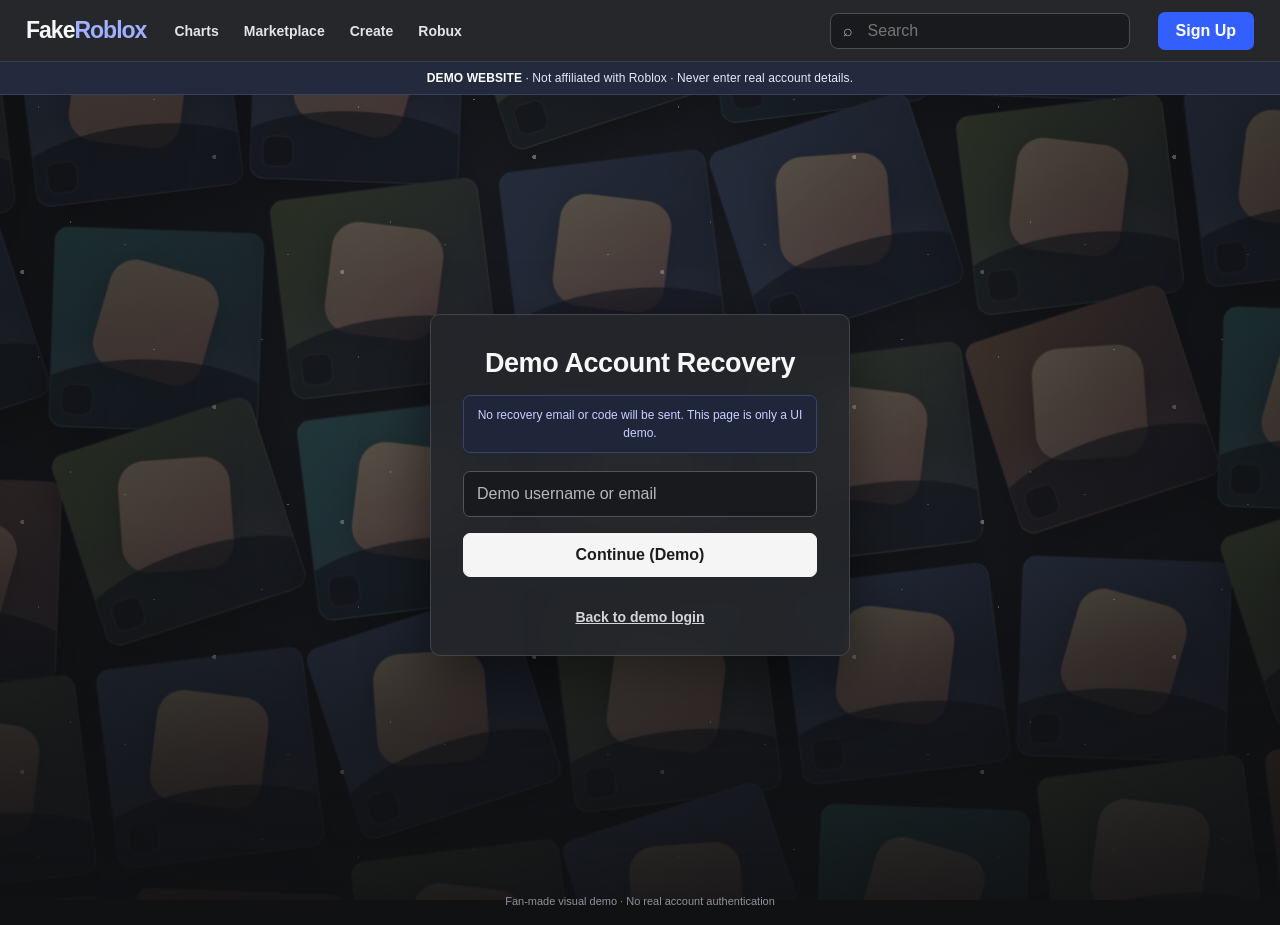
<file: recover.html>
<!doctype html><html lang="en"><head><meta charset="utf-8"><meta name="viewport" content="width=device-width,initial-scale=1"><title>Demo recovery | FakeRoblox</title><link rel="stylesheet" href="login.css"></head><body><header class="topbar"><a class="brand" href="index.html">Fake<span>Roblox</span></a><nav class="nav"><a href="index.html">Charts</a><a href="marketplace.html">Marketplace</a><a href="#" data-demo-message="Creation tools are not connected in this demo.">Create</a><a href="#" data-demo-message="Robux is not connected in this demo.">Robux</a></nav><form class="search" data-demo-search><span class="search-icon">⌕</span><input aria-label="Search" placeholder="Search"></form><button class="signup-top" onclick="location.href='signup.html'">Sign Up</button></header><div class="demo-banner"><strong>DEMO WEBSITE</strong> · Not affiliated with Roblox · Never enter real account details.</div><div class="scene" aria-hidden="true"><div class="stars"></div><div class="game-wall"><div class="game-tile"><span class="tile-mark"></span></div><div class="game-tile"><span class="tile-mark"></span></div><div class="game-tile"><span class="tile-mark"></span></div><div class="game-tile"><span class="tile-mark"></span></div><div class="game-tile"><span class="tile-mark"></span></div><div class="game-tile"><span class="tile-mark"></span></div><div class="game-tile"><span class="tile-mark"></span></div><div class="game-tile"><span class="tile-mark"></span></div><div class="game-tile"><span class="tile-mark"></span></div><div class="game-tile"><span class="tile-mark"></span></div><div class="game-tile"><span class="tile-mark"></span></div><div class="game-tile"><span class="tile-mark"></span></div><div class="game-tile"><span class="tile-mark"></span></div><div class="game-tile"><span class="tile-mark"></span></div><div class="game-tile"><span class="tile-mark"></span></div><div class="game-tile"><span class="tile-mark"></span></div><div class="game-tile"><span class="tile-mark"></span></div><div class="game-tile"><span class="tile-mark"></span></div><div class="game-tile"><span class="tile-mark"></span></div><div class="game-tile"><span class="tile-mark"></span></div><div class="game-tile"><span class="tile-mark"></span></div><div class="game-tile"><span class="tile-mark"></span></div><div class="game-tile"><span class="tile-mark"></span></div><div class="game-tile"><span class="tile-mark"></span></div><div class="game-tile"><span class="tile-mark"></span></div><div class="game-tile"><span class="tile-mark"></span></div><div class="game-tile"><span class="tile-mark"></span></div><div class="game-tile"><span class="tile-mark"></span></div><div class="game-tile"><span class="tile-mark"></span></div><div class="game-tile"><span class="tile-mark"></span></div><div class="game-tile"><span class="tile-mark"></span></div><div class="game-tile"><span class="tile-mark"></span></div><div class="game-tile"><span class="tile-mark"></span></div><div class="game-tile"><span class="tile-mark"></span></div><div class="game-tile"><span class="tile-mark"></span></div></div><div class="vignette"></div></div><main class="content"><section class="login-panel subpanel"><h1>Demo Account Recovery</h1><div class="demo-note">No recovery email or code will be sent. This page is only a UI demo.</div><form id="recoveryForm"><input class="field" id="recoveryName" placeholder="Demo username or email" aria-label="Demo username or email" required><div id="pageMessage" class="message" role="status" aria-live="polite"></div><button class="primary" type="submit">Continue (Demo)</button></form><p class="bottom-copy"><a href="index.html">Back to demo login</a></p></section></main><footer class="legal">Fan-made visual demo · No real account authentication</footer><script src="login.js"></script><script>document.querySelector("#recoveryForm").addEventListener("submit",e=>{e.preventDefault();const m=document.querySelector("#pageMessage");m.className="message show success";m.textContent="Demo recovery complete: no message was sent, no account was searched, and no information was stored."});</script></body></html>
</file>
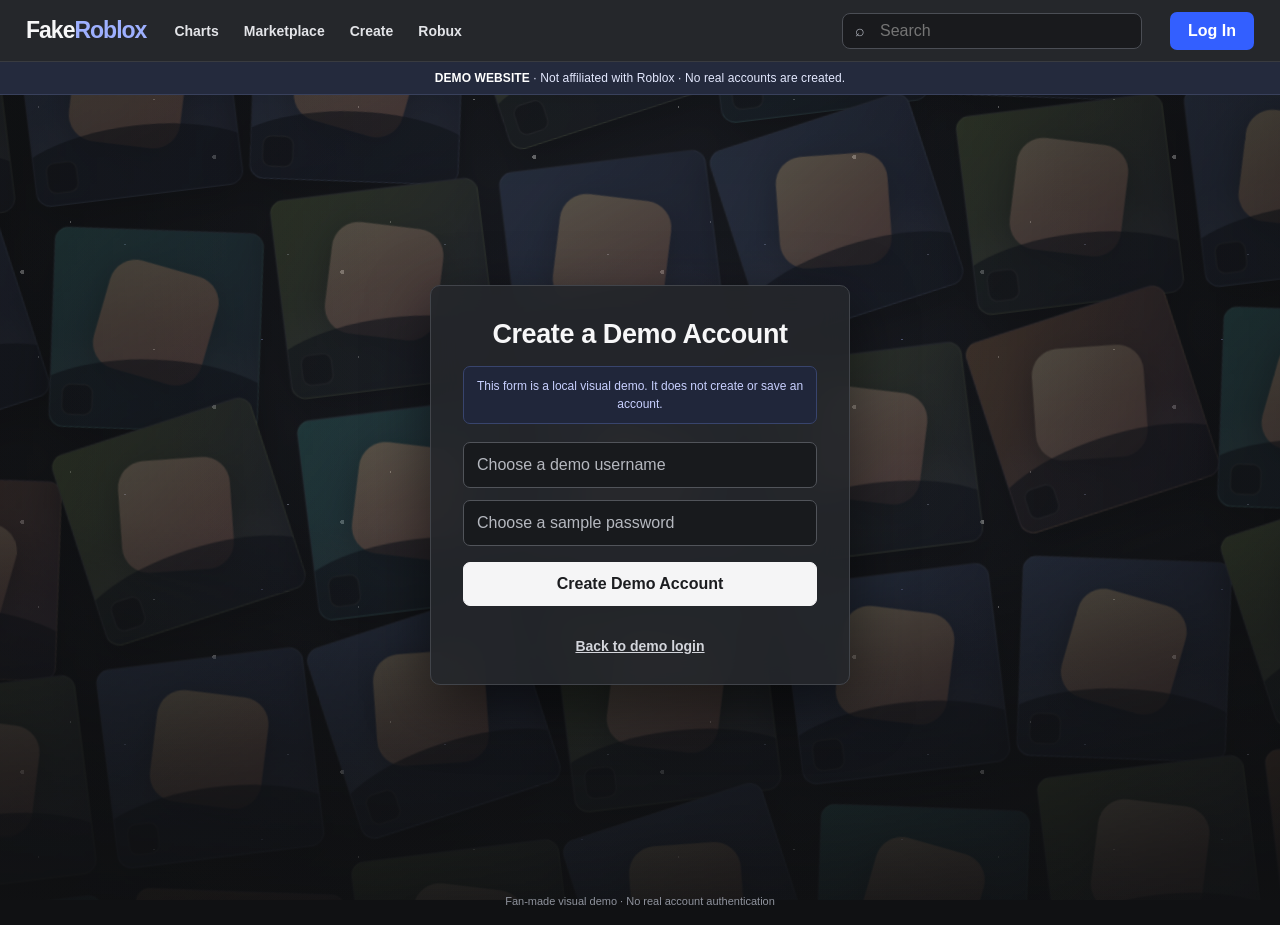
<file: signup.html>
<!doctype html><html lang="en"><head><meta charset="utf-8"><meta name="viewport" content="width=device-width,initial-scale=1"><title>Create demo account | FakeRoblox</title><link rel="stylesheet" href="login.css"></head><body><header class="topbar"><a class="brand" href="index.html">Fake<span>Roblox</span></a><nav class="nav"><a href="index.html">Charts</a><a href="marketplace.html">Marketplace</a><a href="#" data-demo-message="Creation tools are not connected in this demo.">Create</a><a href="#" data-demo-message="Robux is not connected in this demo.">Robux</a></nav><form class="search" data-demo-search><span class="search-icon">⌕</span><input aria-label="Search" placeholder="Search"></form><button class="signup-top" onclick="location.href='index.html'">Log In</button></header><div class="demo-banner"><strong>DEMO WEBSITE</strong> · Not affiliated with Roblox · No real accounts are created.</div><div class="scene" aria-hidden="true"><div class="stars"></div><div class="game-wall"><div class="game-tile"><span class="tile-mark"></span></div><div class="game-tile"><span class="tile-mark"></span></div><div class="game-tile"><span class="tile-mark"></span></div><div class="game-tile"><span class="tile-mark"></span></div><div class="game-tile"><span class="tile-mark"></span></div><div class="game-tile"><span class="tile-mark"></span></div><div class="game-tile"><span class="tile-mark"></span></div><div class="game-tile"><span class="tile-mark"></span></div><div class="game-tile"><span class="tile-mark"></span></div><div class="game-tile"><span class="tile-mark"></span></div><div class="game-tile"><span class="tile-mark"></span></div><div class="game-tile"><span class="tile-mark"></span></div><div class="game-tile"><span class="tile-mark"></span></div><div class="game-tile"><span class="tile-mark"></span></div><div class="game-tile"><span class="tile-mark"></span></div><div class="game-tile"><span class="tile-mark"></span></div><div class="game-tile"><span class="tile-mark"></span></div><div class="game-tile"><span class="tile-mark"></span></div><div class="game-tile"><span class="tile-mark"></span></div><div class="game-tile"><span class="tile-mark"></span></div><div class="game-tile"><span class="tile-mark"></span></div><div class="game-tile"><span class="tile-mark"></span></div><div class="game-tile"><span class="tile-mark"></span></div><div class="game-tile"><span class="tile-mark"></span></div><div class="game-tile"><span class="tile-mark"></span></div><div class="game-tile"><span class="tile-mark"></span></div><div class="game-tile"><span class="tile-mark"></span></div><div class="game-tile"><span class="tile-mark"></span></div><div class="game-tile"><span class="tile-mark"></span></div><div class="game-tile"><span class="tile-mark"></span></div><div class="game-tile"><span class="tile-mark"></span></div><div class="game-tile"><span class="tile-mark"></span></div><div class="game-tile"><span class="tile-mark"></span></div><div class="game-tile"><span class="tile-mark"></span></div><div class="game-tile"><span class="tile-mark"></span></div></div><div class="vignette"></div></div><main class="content"><section class="login-panel subpanel"><h1>Create a Demo Account</h1><div class="demo-note">This form is a local visual demo. It does not create or save an account.</div><form id="signupForm"><input class="field" id="newName" placeholder="Choose a demo username" aria-label="Choose a demo username" maxlength="20" required><input class="field" id="newPassword" type="password" placeholder="Choose a sample password" aria-label="Choose a sample password" minlength="6" required><div id="pageMessage" class="message" role="status" aria-live="polite"></div><button class="primary" type="submit">Create Demo Account</button></form><p class="bottom-copy"><a href="index.html">Back to demo login</a></p></section></main><footer class="legal">Fan-made visual demo · No real account authentication</footer><script src="login.js"></script><script>document.querySelector("#signupForm").addEventListener("submit",e=>{e.preventDefault();const n=document.querySelector("#newName").value.trim();const p=document.querySelector("#newPassword").value;const m=document.querySelector("#pageMessage");m.className="message show "+(n.length>=3&&p.length>=6?"success":"error");m.textContent=n.length>=3&&p.length>=6?"Demo form validated. No account was created and nothing was saved. Return to the demo login and use the sample credentials shown there.":"Use a username of at least 3 characters and a sample password of at least 6 characters."});</script></body></html>
</file>
<file: login.css>
:root{color-scheme:dark;--bg:#101113;--panel:#27292d;--panel2:#303237;--line:#474a50;--text:#f7f7f8;--muted:#b7bac1;--blue:#335fff;--blue2:#254de5;--green:#00b06f}*{box-sizing:border-box}html,body{margin:0;min-height:100%;font-family:Arial,Helvetica,sans-serif;background:#101113;color:var(--text)}body{min-height:100vh}a{color:inherit;text-decoration:none}button,input{font:inherit}.topbar{height:62px;display:flex;align-items:center;gap:28px;padding:0 26px;background:#25272b;border-bottom:1px solid #393b40;position:relative;z-index:2}.brand{font-size:23px;font-weight:900;letter-spacing:-1px;white-space:nowrap}.brand span{color:#9eb0ff}.nav{display:flex;gap:25px;align-items:center;font-size:14px;font-weight:700}.nav a{color:#e3e4e8}.nav a:hover{color:white}.search{margin-left:auto;position:relative;width:min(300px,28vw)}.search input{width:100%;height:36px;border-radius:8px;border:1px solid #4b4e55;background:#191a1d;color:white;padding:0 13px 0 37px;outline:none}.search-icon{position:absolute;left:13px;top:9px;color:#aeb2bb}.signup-top{border:0;border-radius:7px;background:#335fff;color:white;padding:10px 18px;font-weight:700;white-space:nowrap;cursor:pointer}.demo-banner{position:relative;z-index:1;background:#242a3d;border-bottom:1px solid #39415c;text-align:center;padding:9px 16px;color:#e4e9ff;font-size:12px;letter-spacing:.1px}.demo-banner strong{color:#fff}.scene{position:fixed;inset:62px 0 0;overflow:hidden;background:radial-gradient(ellipse at 50% 36%,#242833 0%,#15171c 48%,#0d0e10 100%);pointer-events:none}.stars{position:absolute;inset:0;opacity:.65;background-image:radial-gradient(1px 1px at 12% 18%,#fff 99%,transparent),radial-gradient(1px 1px at 82% 11%,#aabaff 99%,transparent),radial-gradient(2px 2px at 67% 38%,#fff 99%,transparent),radial-gradient(1px 1px at 22% 64%,#fff 99%,transparent),radial-gradient(1px 1px at 90% 77%,#dce3ff 99%,transparent),radial-gradient(1px 1px at 48% 15%,#fff 99%,transparent),radial-gradient(2px 2px at 7% 84%,#fff 99%,transparent),radial-gradient(1px 1px at 39% 73%,#c8d1ff 99%,transparent);background-size:320px 250px}.game-wall{position:absolute;inset:-70px;display:grid;grid-template-columns:repeat(7,minmax(100px,1fr));gap:19px;align-content:center;transform:rotate(-7deg) scale(1.12);opacity:.46;filter:saturate(.82)}.game-tile{height:clamp(105px,14vw,190px);border-radius:13px;overflow:hidden;border:1px solid #ffffff20;box-shadow:0 15px 35px #0009;position:relative;background:linear-gradient(135deg,#455e91,#242c4c)}.game-tile:nth-child(3n){transform:rotate(9deg) translateY(12px)}.game-tile:nth-child(4n){transform:rotate(-11deg) translateY(-14px)}.game-tile:nth-child(5n){background:linear-gradient(135deg,#a46d42,#44304b)}.game-tile:nth-child(4n+1){background:linear-gradient(135deg,#2f8c8b,#263452)}.game-tile:nth-child(3n+1){background:linear-gradient(135deg,#647a3b,#2d3049)}.game-tile:before{content:"";position:absolute;width:54%;aspect-ratio:1;left:23%;top:18%;border-radius:24%;background:linear-gradient(145deg,#f4d6a1,#b46b5e);box-shadow:0 8px 25px #0005;transform:rotate(14deg)}.game-tile:after{content:"";position:absolute;left:-15%;right:-15%;height:55%;bottom:-20%;border-radius:50% 50% 0 0;background:#111827aa;box-shadow:0 -20px 25px #ffffff13}.game-tile .tile-mark{position:absolute;z-index:1;left:10px;bottom:10px;width:28px;height:28px;border-radius:8px;background:#101319b8;border:1px solid #ffffff30}.vignette{position:absolute;inset:0;background:linear-gradient(90deg,#10111355,#10111318 30%,#10111318 70%,#10111355),linear-gradient(0deg,#101113d9 0%,#10111344 45%,#10111355 100%)}.content{position:relative;z-index:1;min-height:calc(100vh - 100px);display:flex;align-items:center;justify-content:center;padding:35px 18px 55px}.login-panel{width:min(420px,100%);padding:30px 32px 25px;border:1px solid #41444a;border-radius:10px;background:#25272bea;box-shadow:0 18px 60px #0008;backdrop-filter:blur(14px);text-align:center}.login-panel h1{font-size:27px;line-height:1.2;margin:2px 0 24px;font-weight:750;letter-spacing:-.4px}.demo-note{font-size:12px;color:#c8d0ff;background:#20263a;border:1px solid #38446d;border-radius:7px;padding:10px 11px;line-height:1.5;margin:-8px 0 18px}.field{width:100%;height:46px;border:1px solid #51545a;border-radius:7px;background:#181a1d;color:#fff;padding:0 13px;margin-bottom:12px;outline:none}.field::placeholder{color:#b5b8bf}.field:focus{border-color:#9aabff;box-shadow:0 0 0 2px #335fff35}.primary,.secondary{width:100%;min-height:44px;border-radius:7px;font-weight:700;cursor:pointer}.primary{border:1px solid #f5f5f6;background:#f5f5f6;color:#1c1d20;margin:3px 0 13px}.primary:hover{background:#dedfe3}.secondary{border:1px solid #64676e;background:#303237;color:#f6f6f7;margin:0 0 10px}.secondary:hover{background:#3b3e44}.text-link{display:inline-block;font-size:13px;color:#f2f2f5;margin:1px 0 18px}.text-link:hover{text-decoration:underline}.separator{height:1px;background:#45474d;margin:10px 0 16px}.bottom-copy{font-size:13px;color:#d6d7db;margin:16px 0 0}.bottom-copy a{font-weight:700;text-decoration:underline}.message{display:none;margin:0 0 12px;border-radius:7px;padding:10px 12px;font-size:13px;line-height:1.45;text-align:left}.message.show{display:block}.message.error{background:#3c2225;border:1px solid #7a3e45;color:#ffdfe2}.message.success{background:#18392f;border:1px solid #286a53;color:#d7fff0}.legal{position:relative;z-index:1;text-align:center;color:#8f939d;font-size:11px;padding:0 14px 18px}.legal a{text-decoration:underline}.subpanel p{color:#d3d5db;font-size:14px;line-height:1.6}.subpanel .field{text-align:left}.subpanel .primary{margin-top:4px}.subpanel .bottom-copy{line-height:1.7}@media(max-width:760px){.topbar{height:58px;padding:0 14px;gap:15px}.nav{display:none}.search{width:auto;flex:1}.signup-top{padding:9px 12px}.scene{top:58px}.content{min-height:calc(100vh - 96px);padding:24px 14px 36px}.login-panel{padding:26px 22px 23px}.game-wall{grid-template-columns:repeat(5,minmax(90px,1fr));gap:12px}.game-tile{height:135px}}@media(max-width:380px){.brand{font-size:20px}.search{display:none}.login-panel h1{font-size:24px}.login-panel{padding:24px 17px}}
</file>
